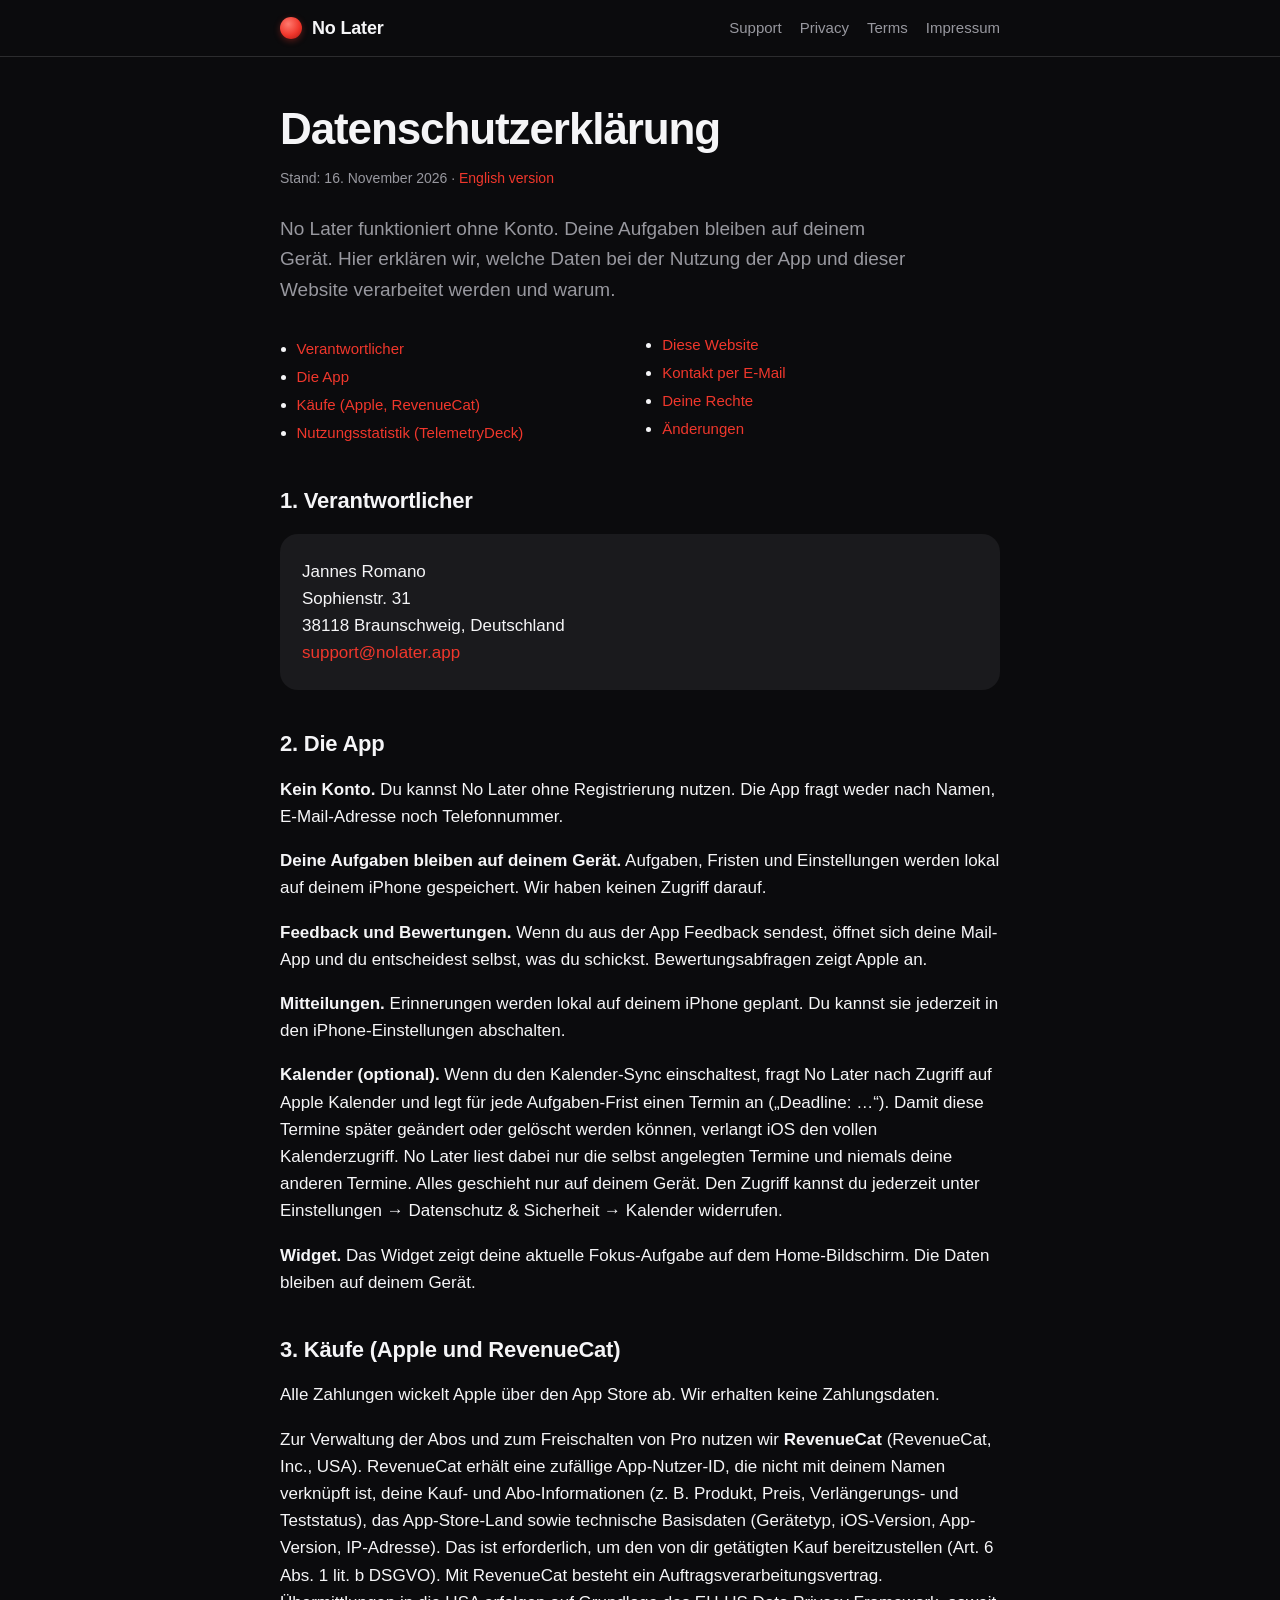
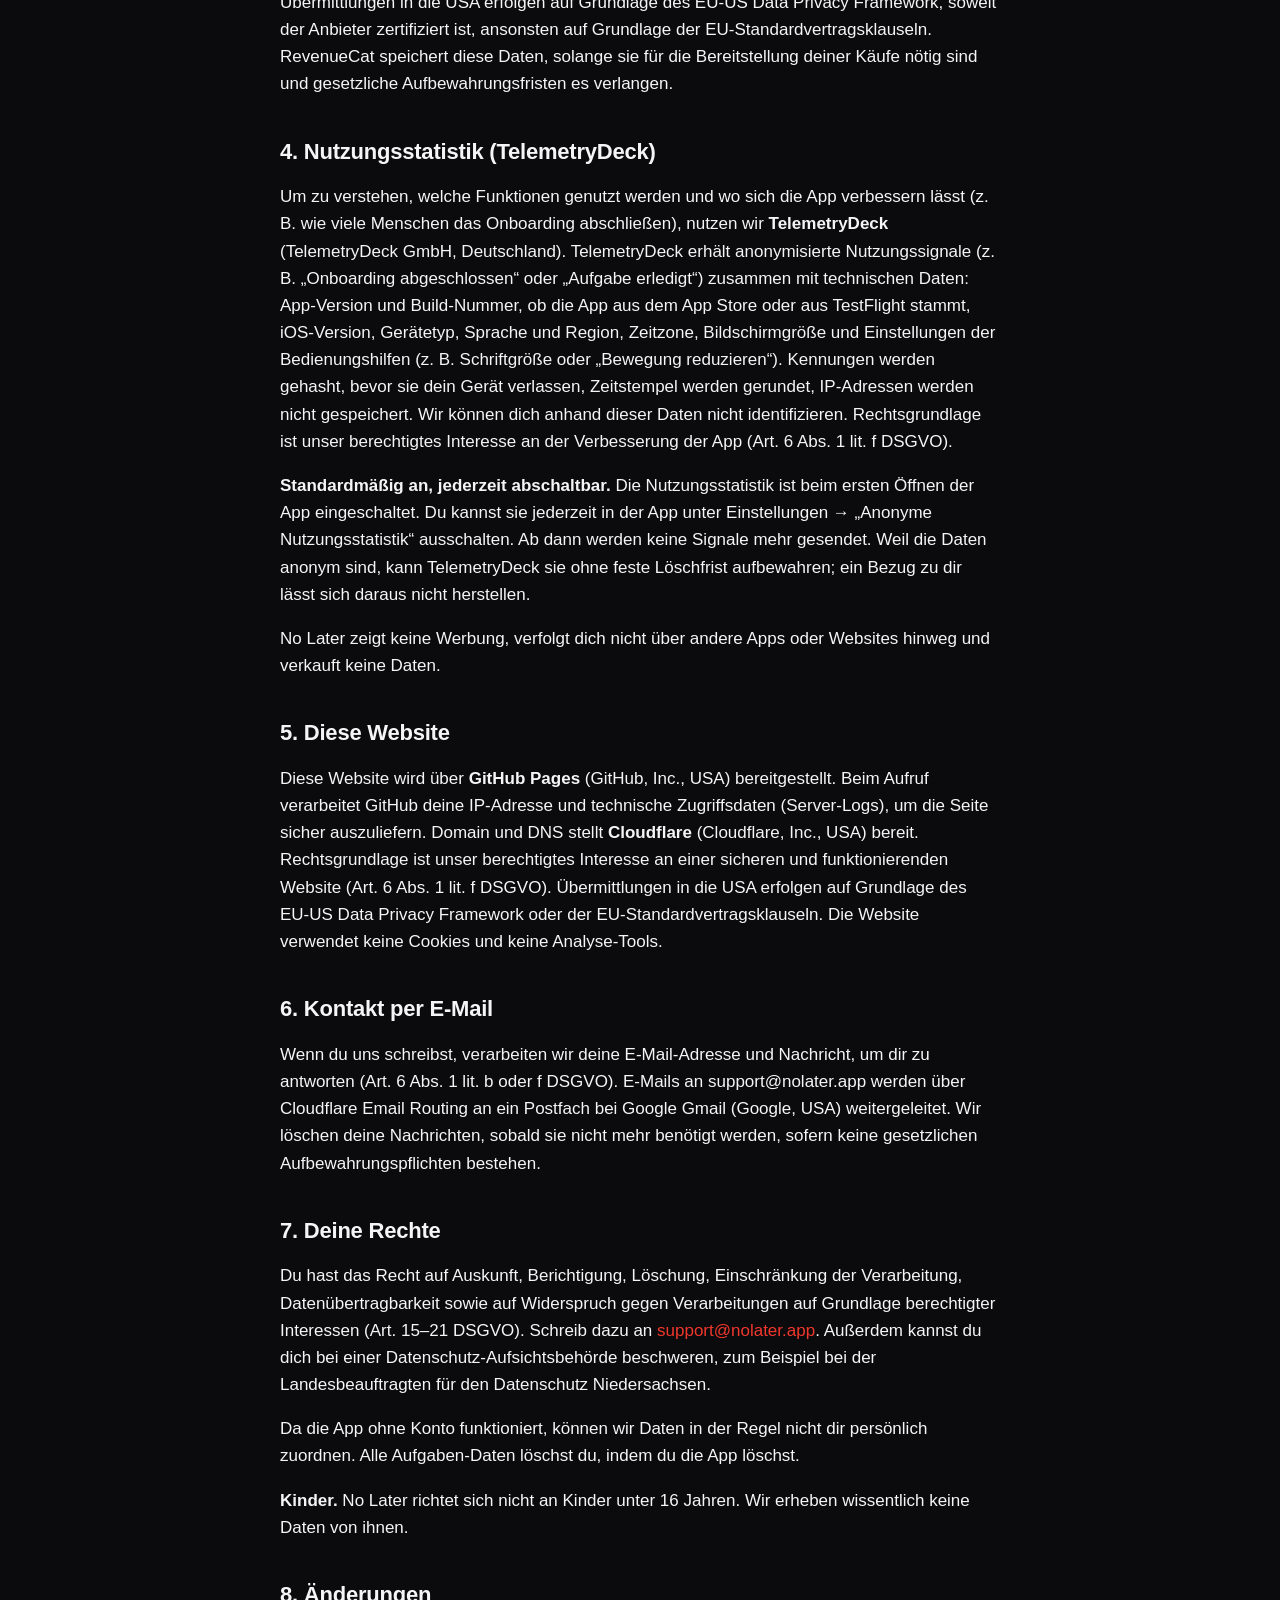
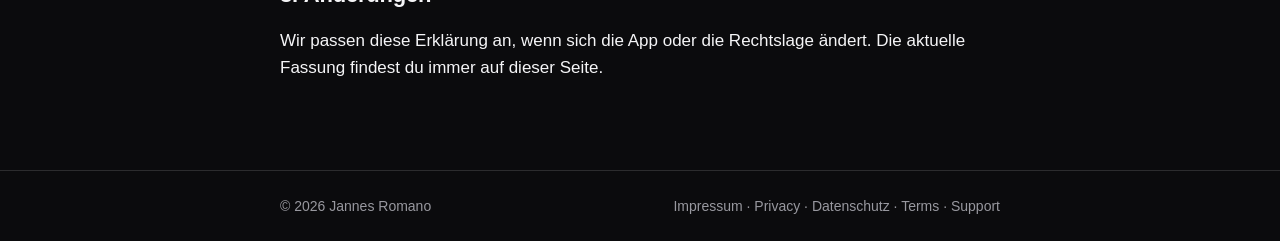
<file: datenschutz.html>
<!doctype html>
<html lang="de">
<head>
<meta charset="utf-8">
<meta name="viewport" content="width=device-width, initial-scale=1, viewport-fit=cover">
<title>No Later Datenschutz</title>
<meta name="description" content="Datenschutzerklärung für die App No Later und diese Website.">
<link rel="icon" href="data:image/svg+xml,%3Csvg xmlns='http://www.w3.org/2000/svg' viewBox='0 0 64 64'%3E%3Cdefs%3E%3CradialGradient id='g' cx='38%25' cy='32%25' r='70%25'%3E%3Cstop offset='0' stop-color='%23FF7A6E'/%3E%3Cstop offset='.55' stop-color='%23F0372C'/%3E%3Cstop offset='1' stop-color='%23A8150F'/%3E%3C/radialGradient%3E%3C/defs%3E%3Ccircle cx='32' cy='32' r='28' fill='url(%23g)'/%3E%3C/svg%3E">
<link rel="stylesheet" href="style.css">
</head>
<body>
<header class="top"><div class="wrap">
  <a class="brand" href="index.html"><span class="dot" aria-hidden="true"></span>No Later</a>
  <nav class="links" aria-label="Main"><a href="support.html">Support</a><a href="privacy.html">Privacy</a><a href="terms.html">Terms</a><a href="impressum.html">Impressum</a></nav>
</div></header>
<main><div class="wrap">
<h1>Datenschutzerklärung</h1>
<p class="lang">Stand: 16. November 2026 · <a href="privacy.html">English version</a></p>
<p class="lead">No Later funktioniert ohne Konto. Deine Aufgaben bleiben auf deinem Gerät. Hier erklären wir, welche Daten bei der Nutzung der App und dieser Website verarbeitet werden und warum.</p>

<ul class="toc">
<li><a href="#verantwortlich">Verantwortlicher</a></li>
<li><a href="#app">Die App</a></li>
<li><a href="#kaeufe">Käufe (Apple, RevenueCat)</a></li>
<li><a href="#statistik">Nutzungsstatistik (TelemetryDeck)</a></li>
<li><a href="#website">Diese Website</a></li>
<li><a href="#kontakt">Kontakt per E-Mail</a></li>
<li><a href="#rechte">Deine Rechte</a></li>
<li><a href="#aenderungen">Änderungen</a></li>
</ul>

<h2 id="verantwortlich">1. Verantwortlicher</h2>
<div class="card"><p>Jannes Romano<br>Sophienstr. 31<br>38118 Braunschweig, Deutschland<br><a href="mailto:support@nolater.app">support@nolater.app</a></p></div>

<h2 id="app">2. Die App</h2>
<p><b>Kein Konto.</b> Du kannst No Later ohne Registrierung nutzen. Die App fragt weder nach Namen, E-Mail-Adresse noch Telefonnummer.</p>
<p><b>Deine Aufgaben bleiben auf deinem Gerät.</b> Aufgaben, Fristen und Einstellungen werden lokal auf deinem iPhone gespeichert. Wir haben keinen Zugriff darauf.</p>
<p><b>Feedback und Bewertungen.</b> Wenn du aus der App Feedback sendest, öffnet sich deine Mail-App und du entscheidest selbst, was du schickst. Bewertungsabfragen zeigt Apple an.</p>
<p><b>Mitteilungen.</b> Erinnerungen werden lokal auf deinem iPhone geplant. Du kannst sie jederzeit in den iPhone-Einstellungen abschalten.</p>
<p><b>Kalender (optional).</b> Wenn du den Kalender-Sync einschaltest, fragt No Later nach Zugriff auf Apple Kalender und legt für jede Aufgaben-Frist einen Termin an („Deadline: …“). Damit diese Termine später geändert oder gelöscht werden können, verlangt iOS den vollen Kalenderzugriff. No Later liest dabei nur die selbst angelegten Termine und niemals deine anderen Termine. Alles geschieht nur auf deinem Gerät. Den Zugriff kannst du jederzeit unter Einstellungen → Datenschutz & Sicherheit → Kalender widerrufen.</p>
<p><b>Widget.</b> Das Widget zeigt deine aktuelle Fokus-Aufgabe auf dem Home-Bildschirm. Die Daten bleiben auf deinem Gerät.</p>

<h2 id="kaeufe">3. Käufe (Apple und RevenueCat)</h2>
<p>Alle Zahlungen wickelt Apple über den App Store ab. Wir erhalten keine Zahlungsdaten.</p>
<p>Zur Verwaltung der Abos und zum Freischalten von Pro nutzen wir <b>RevenueCat</b> (RevenueCat, Inc., USA). RevenueCat erhält eine zufällige App-Nutzer-ID, die nicht mit deinem Namen verknüpft ist, deine Kauf- und Abo-Informationen (z. B. Produkt, Preis, Verlängerungs- und Teststatus), das App-Store-Land sowie technische Basisdaten (Gerätetyp, iOS-Version, App-Version, IP-Adresse). Das ist erforderlich, um den von dir getätigten Kauf bereitzustellen (Art. 6 Abs. 1 lit. b DSGVO). Mit RevenueCat besteht ein Auftragsverarbeitungsvertrag. Übermittlungen in die USA erfolgen auf Grundlage des EU-US Data Privacy Framework, soweit der Anbieter zertifiziert ist, ansonsten auf Grundlage der EU-Standardvertragsklauseln. RevenueCat speichert diese Daten, solange sie für die Bereitstellung deiner Käufe nötig sind und gesetzliche Aufbewahrungsfristen es verlangen.</p>

<h2 id="statistik">4. Nutzungsstatistik (TelemetryDeck)</h2>
<p>Um zu verstehen, welche Funktionen genutzt werden und wo sich die App verbessern lässt (z. B. wie viele Menschen das Onboarding abschließen), nutzen wir <b>TelemetryDeck</b> (TelemetryDeck GmbH, Deutschland). TelemetryDeck erhält anonymisierte Nutzungssignale (z. B. „Onboarding abgeschlossen“ oder „Aufgabe erledigt“) zusammen mit technischen Daten: App-Version und Build-Nummer, ob die App aus dem App Store oder aus TestFlight stammt, iOS-Version, Gerätetyp, Sprache und Region, Zeitzone, Bildschirmgröße und Einstellungen der Bedienungshilfen (z. B. Schriftgröße oder „Bewegung reduzieren“). Kennungen werden gehasht, bevor sie dein Gerät verlassen, Zeitstempel werden gerundet, IP-Adressen werden nicht gespeichert. Wir können dich anhand dieser Daten nicht identifizieren. Rechtsgrundlage ist unser berechtigtes Interesse an der Verbesserung der App (Art. 6 Abs. 1 lit. f DSGVO).</p>
<p><b>Standardmäßig an, jederzeit abschaltbar.</b> Die Nutzungsstatistik ist beim ersten Öffnen der App eingeschaltet. Du kannst sie jederzeit in der App unter Einstellungen → „Anonyme Nutzungsstatistik“ ausschalten. Ab dann werden keine Signale mehr gesendet. Weil die Daten anonym sind, kann TelemetryDeck sie ohne feste Löschfrist aufbewahren; ein Bezug zu dir lässt sich daraus nicht herstellen.</p>
<p>No Later zeigt keine Werbung, verfolgt dich nicht über andere Apps oder Websites hinweg und verkauft keine Daten.</p>

<h2 id="website">5. Diese Website</h2>
<p>Diese Website wird über <b>GitHub Pages</b> (GitHub, Inc., USA) bereitgestellt. Beim Aufruf verarbeitet GitHub deine IP-Adresse und technische Zugriffsdaten (Server-Logs), um die Seite sicher auszuliefern. Domain und DNS stellt <b>Cloudflare</b> (Cloudflare, Inc., USA) bereit. Rechtsgrundlage ist unser berechtigtes Interesse an einer sicheren und funktionierenden Website (Art. 6 Abs. 1 lit. f DSGVO). Übermittlungen in die USA erfolgen auf Grundlage des EU-US Data Privacy Framework oder der EU-Standardvertragsklauseln. Die Website verwendet keine Cookies und keine Analyse-Tools.</p>

<h2 id="kontakt">6. Kontakt per E-Mail</h2>
<p>Wenn du uns schreibst, verarbeiten wir deine E-Mail-Adresse und Nachricht, um dir zu antworten (Art. 6 Abs. 1 lit. b oder f DSGVO). E-Mails an support@nolater.app werden über Cloudflare Email Routing an ein Postfach bei Google Gmail (Google, USA) weitergeleitet. Wir löschen deine Nachrichten, sobald sie nicht mehr benötigt werden, sofern keine gesetzlichen Aufbewahrungspflichten bestehen.</p>

<h2 id="rechte">7. Deine Rechte</h2>
<p>Du hast das Recht auf Auskunft, Berichtigung, Löschung, Einschränkung der Verarbeitung, Datenübertragbarkeit sowie auf Widerspruch gegen Verarbeitungen auf Grundlage berechtigter Interessen (Art. 15–21 DSGVO). Schreib dazu an <a href="mailto:support@nolater.app">support@nolater.app</a>. Außerdem kannst du dich bei einer Datenschutz-Aufsichtsbehörde beschweren, zum Beispiel bei der Landesbeauftragten für den Datenschutz Niedersachsen.</p>
<p>Da die App ohne Konto funktioniert, können wir Daten in der Regel nicht dir persönlich zuordnen. Alle Aufgaben-Daten löschst du, indem du die App löschst.</p>
<p><b>Kinder.</b> No Later richtet sich nicht an Kinder unter 16 Jahren. Wir erheben wissentlich keine Daten von ihnen.</p>

<h2 id="aenderungen">8. Änderungen</h2>
<p>Wir passen diese Erklärung an, wenn sich die App oder die Rechtslage ändert. Die aktuelle Fassung findest du immer auf dieser Seite.</p>

</div></main>
<footer><div class="wrap">
  <span>© 2026 Jannes Romano</span>
  <span><a href="impressum.html">Impressum</a> · <a href="privacy.html">Privacy</a> · <a href="datenschutz.html">Datenschutz</a> · <a href="terms.html">Terms</a> · <a href="support.html">Support</a></span>
</div></footer>
</body>
</html>
</file>
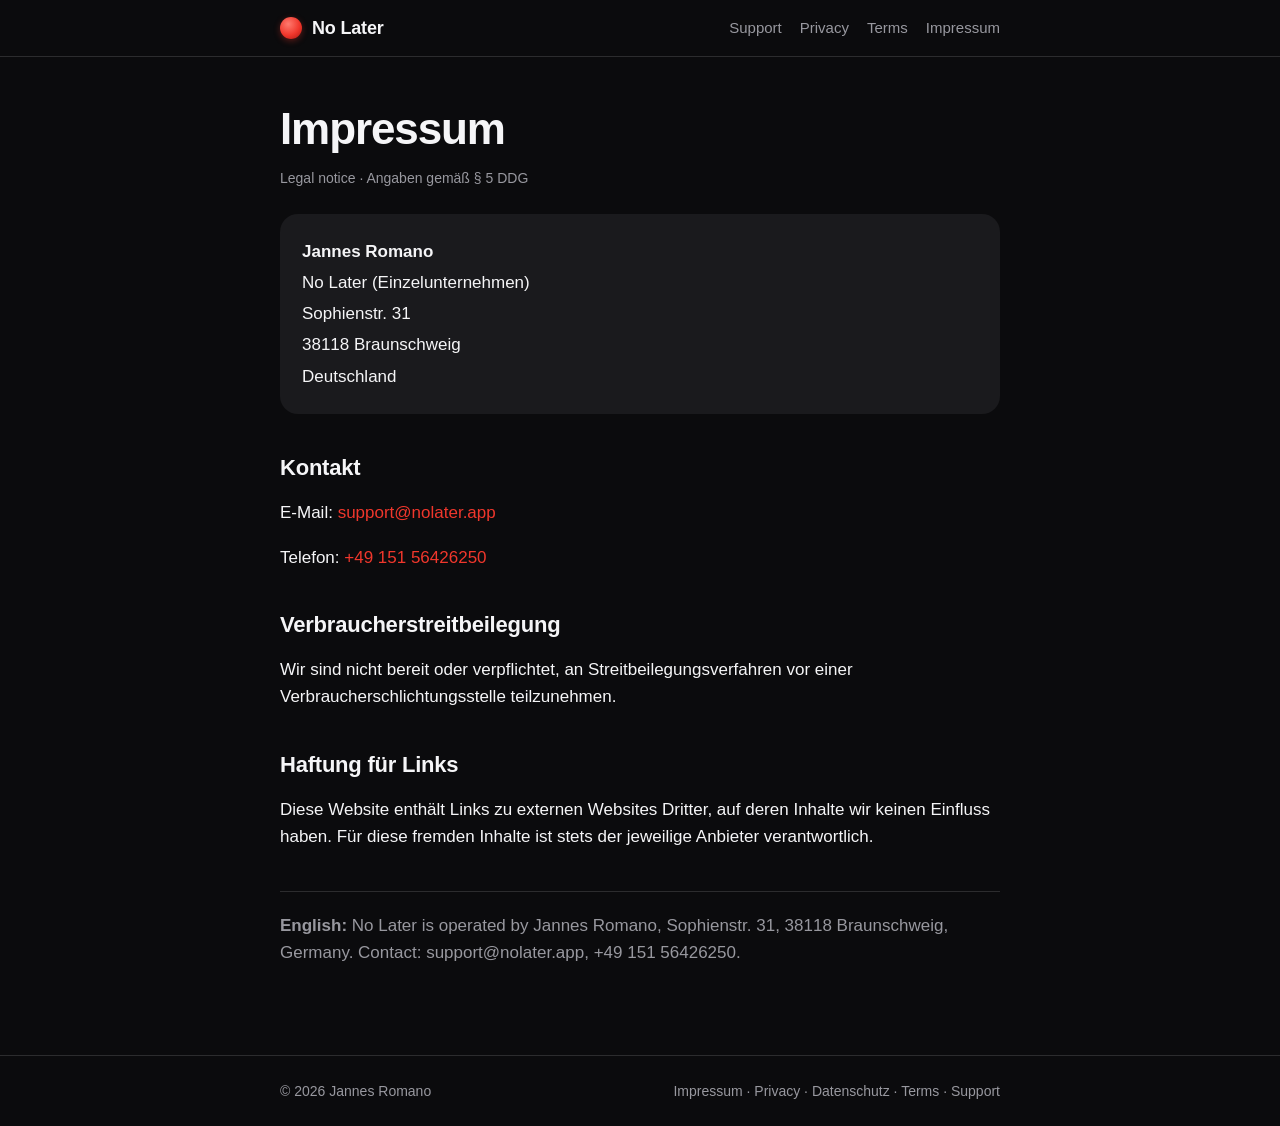
<file: impressum.html>
<!doctype html>
<html lang="de">
<head>
<meta charset="utf-8">
<meta name="viewport" content="width=device-width, initial-scale=1, viewport-fit=cover">
<title>No Later Impressum</title>
<meta name="description" content="Impressum / Legal notice for No Later.">
<link rel="icon" href="data:image/svg+xml,%3Csvg xmlns='http://www.w3.org/2000/svg' viewBox='0 0 64 64'%3E%3Cdefs%3E%3CradialGradient id='g' cx='38%25' cy='32%25' r='70%25'%3E%3Cstop offset='0' stop-color='%23FF7A6E'/%3E%3Cstop offset='.55' stop-color='%23F0372C'/%3E%3Cstop offset='1' stop-color='%23A8150F'/%3E%3C/radialGradient%3E%3C/defs%3E%3Ccircle cx='32' cy='32' r='28' fill='url(%23g)'/%3E%3C/svg%3E">
<link rel="stylesheet" href="style.css">
</head>
<body>
<header class="top"><div class="wrap">
  <a class="brand" href="index.html"><span class="dot" aria-hidden="true"></span>No Later</a>
  <nav class="links" aria-label="Main"><a href="support.html">Support</a><a href="privacy.html">Privacy</a><a href="terms.html">Terms</a><a href="impressum.html">Impressum</a></nav>
</div></header>
<main><div class="wrap">
<h1>Impressum</h1>
<p class="lang">Legal notice · Angaben gemäß § 5 DDG</p>
<div class="card">
<p><b>Jannes Romano</b></p>
<p>No Later (Einzelunternehmen)</p>
<p>Sophienstr. 31</p>
<p>38118 Braunschweig</p>
<p>Deutschland</p>
</div>
<h2>Kontakt</h2>
<p>E-Mail: <a href="mailto:support@nolater.app">support@nolater.app</a></p>
<p>Telefon: <a href="tel:+4915156426250">+49 151 56426250</a></p>
<h2>Verbraucherstreitbeilegung</h2>
<p>Wir sind nicht bereit oder verpflichtet, an Streitbeilegungsverfahren vor einer Verbraucherschlichtungsstelle teilzunehmen.</p>
<h2>Haftung für Links</h2>
<p>Diese Website enthält Links zu externen Websites Dritter, auf deren Inhalte wir keinen Einfluss haben. Für diese fremden Inhalte ist stets der jeweilige Anbieter verantwortlich.</p>
<hr style="border:0;border-top:1px solid var(--line);margin:40px 0 20px">
<p class="muted" lang="en"><b>English:</b> No Later is operated by Jannes Romano, Sophienstr. 31, 38118 Braunschweig, Germany. Contact: support@nolater.app, +49 151 56426250.</p>

</div></main>
<footer><div class="wrap">
  <span>© 2026 Jannes Romano</span>
  <span><a href="impressum.html">Impressum</a> · <a href="privacy.html">Privacy</a> · <a href="datenschutz.html">Datenschutz</a> · <a href="terms.html">Terms</a> · <a href="support.html">Support</a></span>
</div></footer>
</body>
</html>
</file>
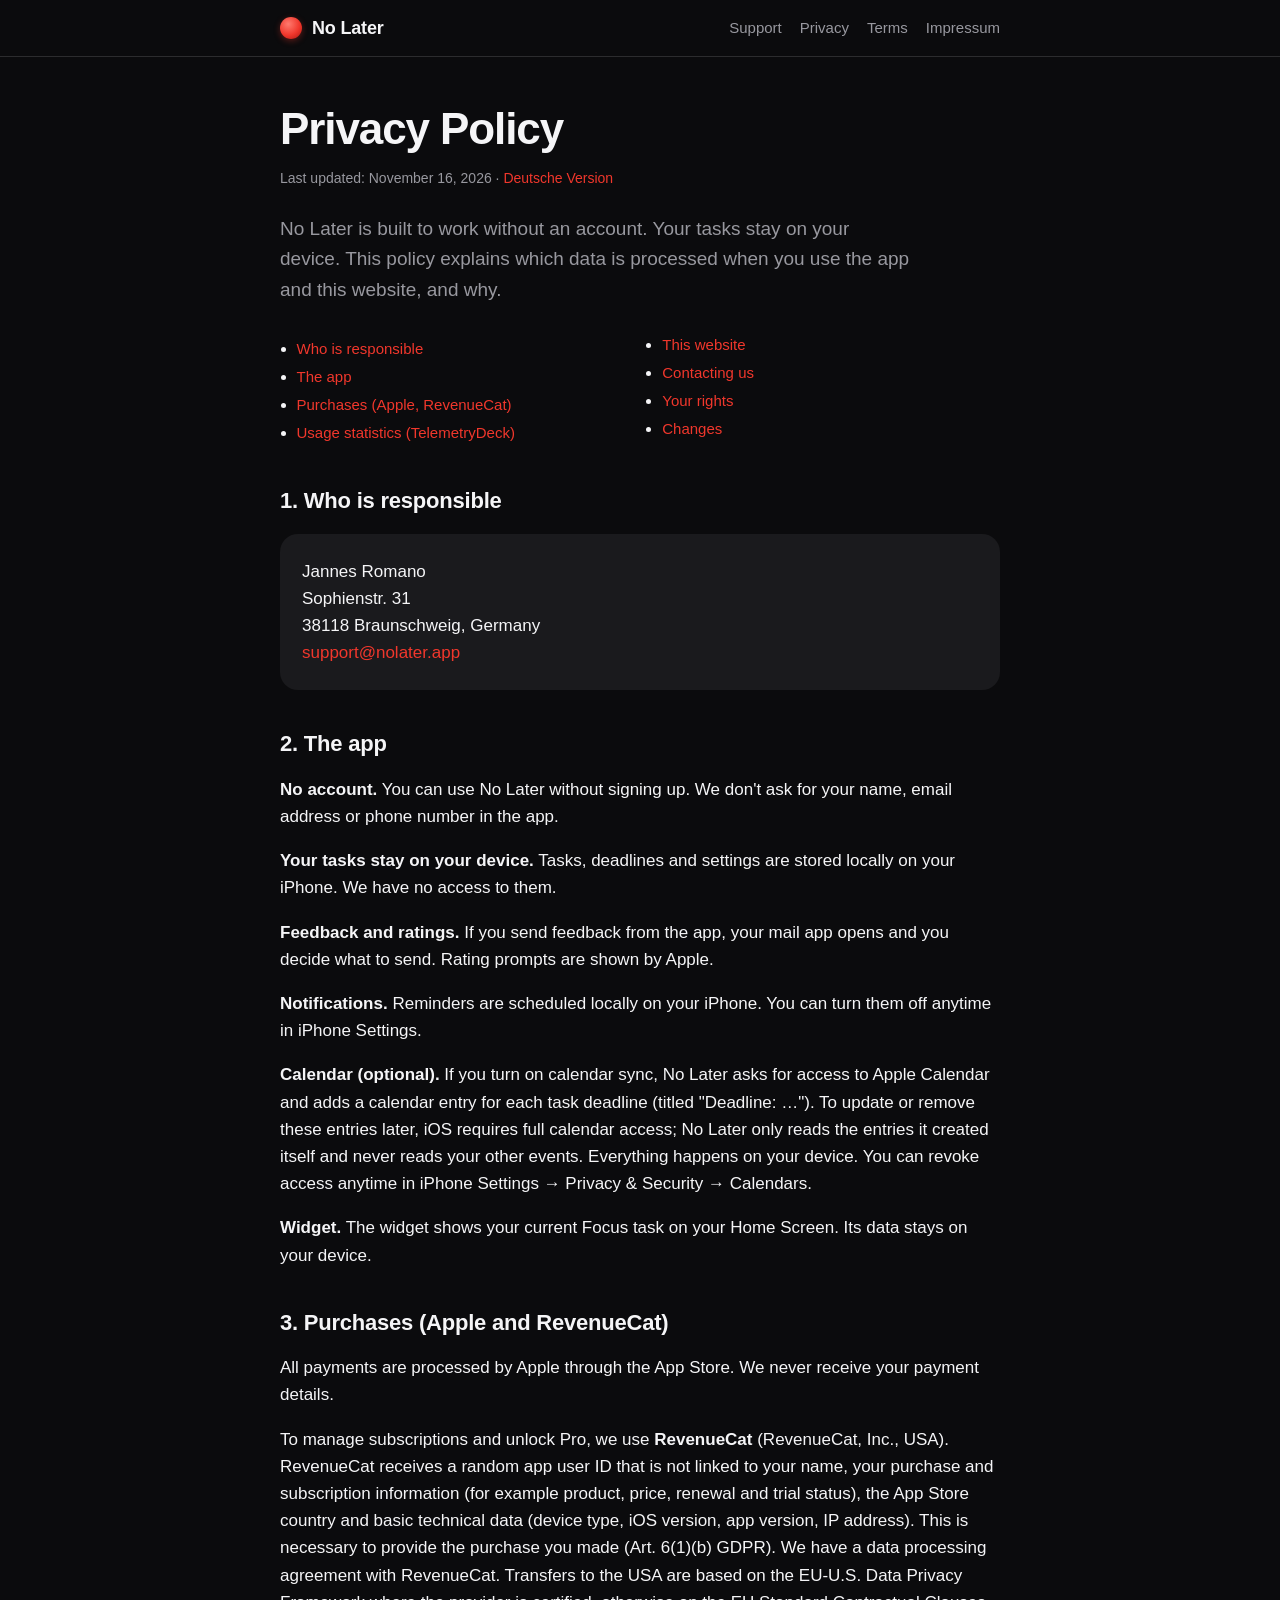
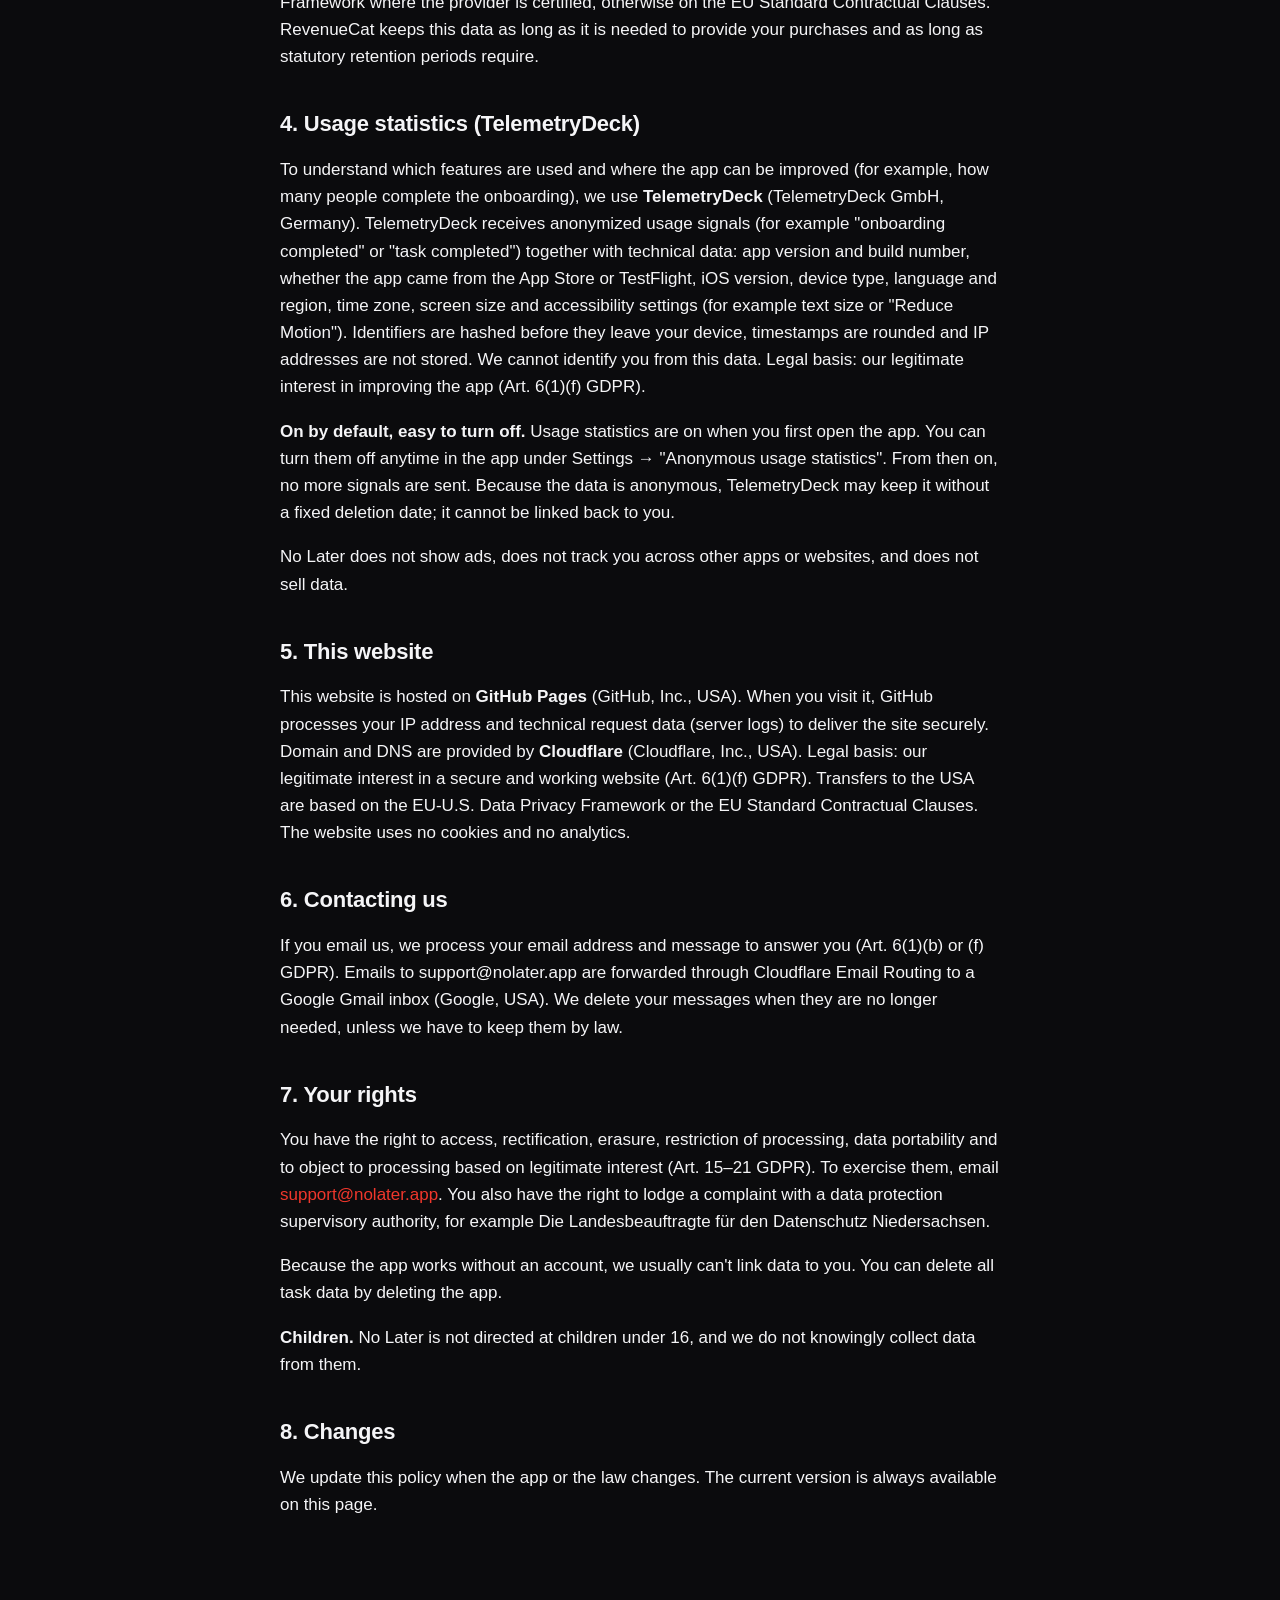
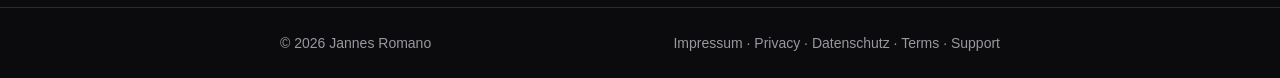
<file: privacy.html>
<!doctype html>
<html lang="en">
<head>
<meta charset="utf-8">
<meta name="viewport" content="width=device-width, initial-scale=1, viewport-fit=cover">
<title>No Later Privacy Policy</title>
<meta name="description" content="Privacy policy for the No Later app and website.">
<link rel="icon" href="data:image/svg+xml,%3Csvg xmlns='http://www.w3.org/2000/svg' viewBox='0 0 64 64'%3E%3Cdefs%3E%3CradialGradient id='g' cx='38%25' cy='32%25' r='70%25'%3E%3Cstop offset='0' stop-color='%23FF7A6E'/%3E%3Cstop offset='.55' stop-color='%23F0372C'/%3E%3Cstop offset='1' stop-color='%23A8150F'/%3E%3C/radialGradient%3E%3C/defs%3E%3Ccircle cx='32' cy='32' r='28' fill='url(%23g)'/%3E%3C/svg%3E">
<link rel="stylesheet" href="style.css">
</head>
<body>
<header class="top"><div class="wrap">
  <a class="brand" href="index.html"><span class="dot" aria-hidden="true"></span>No Later</a>
  <nav class="links" aria-label="Main"><a href="support.html">Support</a><a href="privacy.html">Privacy</a><a href="terms.html">Terms</a><a href="impressum.html">Impressum</a></nav>
</div></header>
<main><div class="wrap">
<h1>Privacy Policy</h1>
<p class="lang">Last updated: November 16, 2026 · <a href="datenschutz.html">Deutsche Version</a></p>
<p class="lead">No Later is built to work without an account. Your tasks stay on your device. This policy explains which data is processed when you use the app and this website, and why.</p>

<ul class="toc">
<li><a href="#controller">Who is responsible</a></li>
<li><a href="#app">The app</a></li>
<li><a href="#purchases">Purchases (Apple, RevenueCat)</a></li>
<li><a href="#analytics">Usage statistics (TelemetryDeck)</a></li>
<li><a href="#website">This website</a></li>
<li><a href="#email">Contacting us</a></li>
<li><a href="#rights">Your rights</a></li>
<li><a href="#changes">Changes</a></li>
</ul>

<h2 id="controller">1. Who is responsible</h2>
<div class="card"><p>Jannes Romano<br>Sophienstr. 31<br>38118 Braunschweig, Germany<br><a href="mailto:support@nolater.app">support@nolater.app</a></p></div>

<h2 id="app">2. The app</h2>
<p><b>No account.</b> You can use No Later without signing up. We don't ask for your name, email address or phone number in the app.</p>
<p><b>Your tasks stay on your device.</b> Tasks, deadlines and settings are stored locally on your iPhone. We have no access to them.</p>
<p><b>Feedback and ratings.</b> If you send feedback from the app, your mail app opens and you decide what to send. Rating prompts are shown by Apple.</p>
<p><b>Notifications.</b> Reminders are scheduled locally on your iPhone. You can turn them off anytime in iPhone Settings.</p>
<p><b>Calendar (optional).</b> If you turn on calendar sync, No Later asks for access to Apple Calendar and adds a calendar entry for each task deadline (titled "Deadline: …"). To update or remove these entries later, iOS requires full calendar access; No Later only reads the entries it created itself and never reads your other events. Everything happens on your device. You can revoke access anytime in iPhone Settings → Privacy & Security → Calendars.</p>
<p><b>Widget.</b> The widget shows your current Focus task on your Home Screen. Its data stays on your device.</p>

<h2 id="purchases">3. Purchases (Apple and RevenueCat)</h2>
<p>All payments are processed by Apple through the App Store. We never receive your payment details.</p>
<p>To manage subscriptions and unlock Pro, we use <b>RevenueCat</b> (RevenueCat, Inc., USA). RevenueCat receives a random app user ID that is not linked to your name, your purchase and subscription information (for example product, price, renewal and trial status), the App Store country and basic technical data (device type, iOS version, app version, IP address). This is necessary to provide the purchase you made (Art. 6(1)(b) GDPR). We have a data processing agreement with RevenueCat. Transfers to the USA are based on the EU-U.S. Data Privacy Framework where the provider is certified, otherwise on the EU Standard Contractual Clauses. RevenueCat keeps this data as long as it is needed to provide your purchases and as long as statutory retention periods require.</p>

<h2 id="analytics">4. Usage statistics (TelemetryDeck)</h2>
<p>To understand which features are used and where the app can be improved (for example, how many people complete the onboarding), we use <b>TelemetryDeck</b> (TelemetryDeck GmbH, Germany). TelemetryDeck receives anonymized usage signals (for example "onboarding completed" or "task completed") together with technical data: app version and build number, whether the app came from the App Store or TestFlight, iOS version, device type, language and region, time zone, screen size and accessibility settings (for example text size or "Reduce Motion"). Identifiers are hashed before they leave your device, timestamps are rounded and IP addresses are not stored. We cannot identify you from this data. Legal basis: our legitimate interest in improving the app (Art. 6(1)(f) GDPR).</p>
<p><b>On by default, easy to turn off.</b> Usage statistics are on when you first open the app. You can turn them off anytime in the app under Settings → "Anonymous usage statistics". From then on, no more signals are sent. Because the data is anonymous, TelemetryDeck may keep it without a fixed deletion date; it cannot be linked back to you.</p>
<p>No Later does not show ads, does not track you across other apps or websites, and does not sell data.</p>

<h2 id="website">5. This website</h2>
<p>This website is hosted on <b>GitHub Pages</b> (GitHub, Inc., USA). When you visit it, GitHub processes your IP address and technical request data (server logs) to deliver the site securely. Domain and DNS are provided by <b>Cloudflare</b> (Cloudflare, Inc., USA). Legal basis: our legitimate interest in a secure and working website (Art. 6(1)(f) GDPR). Transfers to the USA are based on the EU-U.S. Data Privacy Framework or the EU Standard Contractual Clauses. The website uses no cookies and no analytics.</p>

<h2 id="email">6. Contacting us</h2>
<p>If you email us, we process your email address and message to answer you (Art. 6(1)(b) or (f) GDPR). Emails to support@nolater.app are forwarded through Cloudflare Email Routing to a Google Gmail inbox (Google, USA). We delete your messages when they are no longer needed, unless we have to keep them by law.</p>

<h2 id="rights">7. Your rights</h2>
<p>You have the right to access, rectification, erasure, restriction of processing, data portability and to object to processing based on legitimate interest (Art. 15–21 GDPR). To exercise them, email <a href="mailto:support@nolater.app">support@nolater.app</a>. You also have the right to lodge a complaint with a data protection supervisory authority, for example Die Landesbeauftragte für den Datenschutz Niedersachsen.</p>
<p>Because the app works without an account, we usually can't link data to you. You can delete all task data by deleting the app.</p>
<p><b>Children.</b> No Later is not directed at children under 16, and we do not knowingly collect data from them.</p>

<h2 id="changes">8. Changes</h2>
<p>We update this policy when the app or the law changes. The current version is always available on this page.</p>

</div></main>
<footer><div class="wrap">
  <span>© 2026 Jannes Romano</span>
  <span><a href="impressum.html">Impressum</a> · <a href="privacy.html">Privacy</a> · <a href="datenschutz.html">Datenschutz</a> · <a href="terms.html">Terms</a> · <a href="support.html">Support</a></span>
</div></footer>
</body>
</html>
</file>
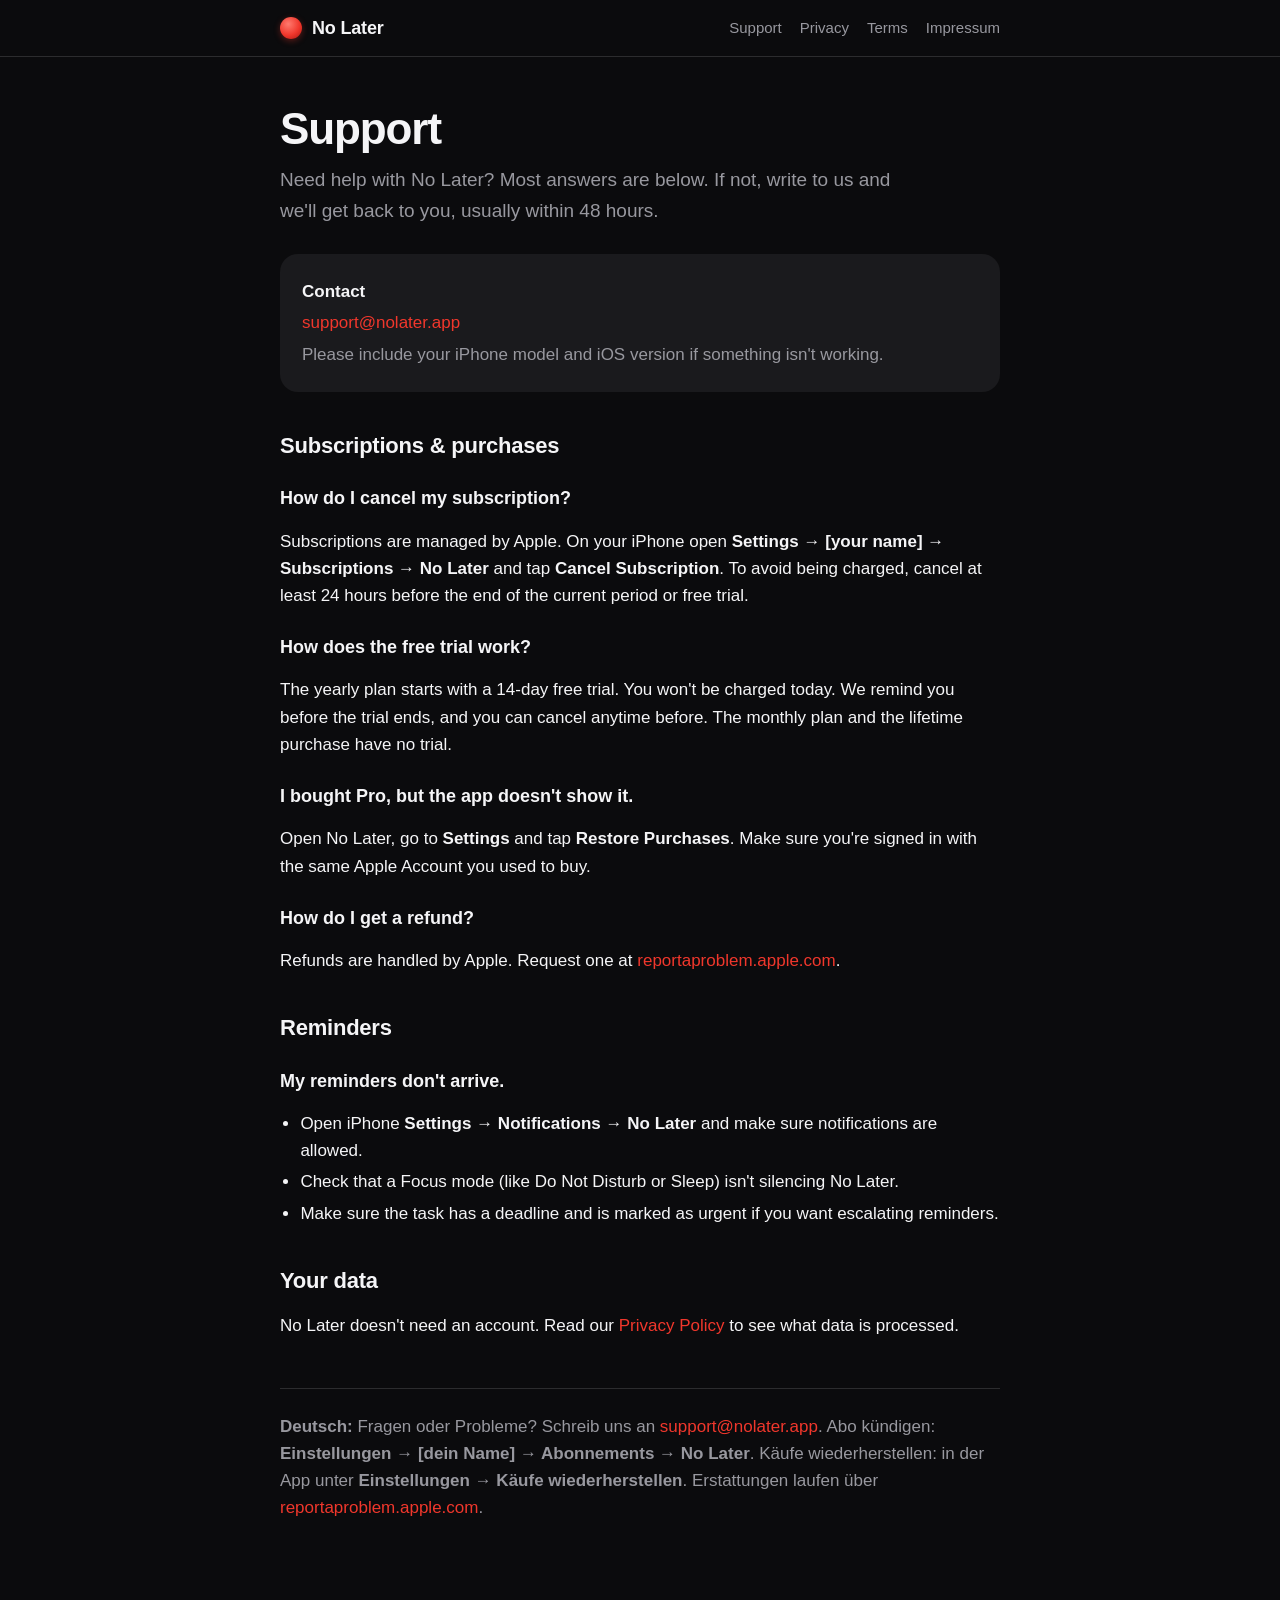
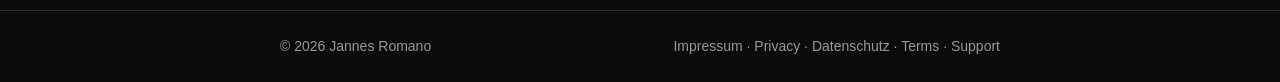
<file: support.html>
<!doctype html>
<html lang="en">
<head>
<meta charset="utf-8">
<meta name="viewport" content="width=device-width, initial-scale=1, viewport-fit=cover">
<title>No Later Support</title>
<meta name="description" content="Help, FAQ and contact for the No Later app.">
<link rel="icon" href="data:image/svg+xml,%3Csvg xmlns='http://www.w3.org/2000/svg' viewBox='0 0 64 64'%3E%3Cdefs%3E%3CradialGradient id='g' cx='38%25' cy='32%25' r='70%25'%3E%3Cstop offset='0' stop-color='%23FF7A6E'/%3E%3Cstop offset='.55' stop-color='%23F0372C'/%3E%3Cstop offset='1' stop-color='%23A8150F'/%3E%3C/radialGradient%3E%3C/defs%3E%3Ccircle cx='32' cy='32' r='28' fill='url(%23g)'/%3E%3C/svg%3E">
<link rel="stylesheet" href="style.css">
</head>
<body>
<header class="top"><div class="wrap">
  <a class="brand" href="index.html"><span class="dot" aria-hidden="true"></span>No Later</a>
  <nav class="links" aria-label="Main"><a href="support.html">Support</a><a href="privacy.html">Privacy</a><a href="terms.html">Terms</a><a href="impressum.html">Impressum</a></nav>
</div></header>
<main><div class="wrap">
<h1>Support</h1>
<p class="lead">Need help with No Later? Most answers are below. If not, write to us and we'll get back to you, usually within 48 hours.</p>
<div class="card"><p><b>Contact</b></p><p><a href="mailto:support@nolater.app">support@nolater.app</a></p><p class="muted">Please include your iPhone model and iOS version if something isn't working.</p></div>

<h2>Subscriptions & purchases</h2>
<h3>How do I cancel my subscription?</h3>
<p>Subscriptions are managed by Apple. On your iPhone open <b>Settings → [your name] → Subscriptions → No Later</b> and tap <b>Cancel Subscription</b>. To avoid being charged, cancel at least 24 hours before the end of the current period or free trial.</p>
<h3>How does the free trial work?</h3>
<p>The yearly plan starts with a 14-day free trial. You won't be charged today. We remind you before the trial ends, and you can cancel anytime before. The monthly plan and the lifetime purchase have no trial.</p>
<h3>I bought Pro, but the app doesn't show it.</h3>
<p>Open No Later, go to <b>Settings</b> and tap <b>Restore Purchases</b>. Make sure you're signed in with the same Apple Account you used to buy.</p>
<h3>How do I get a refund?</h3>
<p>Refunds are handled by Apple. Request one at <a href="https://reportaproblem.apple.com" rel="noopener">reportaproblem.apple.com</a>.</p>

<h2>Reminders</h2>
<h3>My reminders don't arrive.</h3>
<ul>
<li>Open iPhone <b>Settings → Notifications → No Later</b> and make sure notifications are allowed.</li>
<li>Check that a Focus mode (like Do Not Disturb or Sleep) isn't silencing No Later.</li>
<li>Make sure the task has a deadline and is marked as urgent if you want escalating reminders.</li>
</ul>

<h2>Your data</h2>
<p>No Later doesn't need an account. Read our <a href="privacy.html">Privacy Policy</a> to see what data is processed.</p>

<hr style="border:0;border-top:1px solid var(--line);margin:48px 0 24px">
<p class="muted" lang="de"><b>Deutsch:</b> Fragen oder Probleme? Schreib uns an <a href="mailto:support@nolater.app">support@nolater.app</a>. Abo kündigen: <b>Einstellungen → [dein Name] → Abonnements → No Later</b>. Käufe wiederherstellen: in der App unter <b>Einstellungen → Käufe wiederherstellen</b>. Erstattungen laufen über <a href="https://reportaproblem.apple.com" rel="noopener">reportaproblem.apple.com</a>.</p>

</div></main>
<footer><div class="wrap">
  <span>© 2026 Jannes Romano</span>
  <span><a href="impressum.html">Impressum</a> · <a href="privacy.html">Privacy</a> · <a href="datenschutz.html">Datenschutz</a> · <a href="terms.html">Terms</a> · <a href="support.html">Support</a></span>
</div></footer>
</body>
</html>
</file>
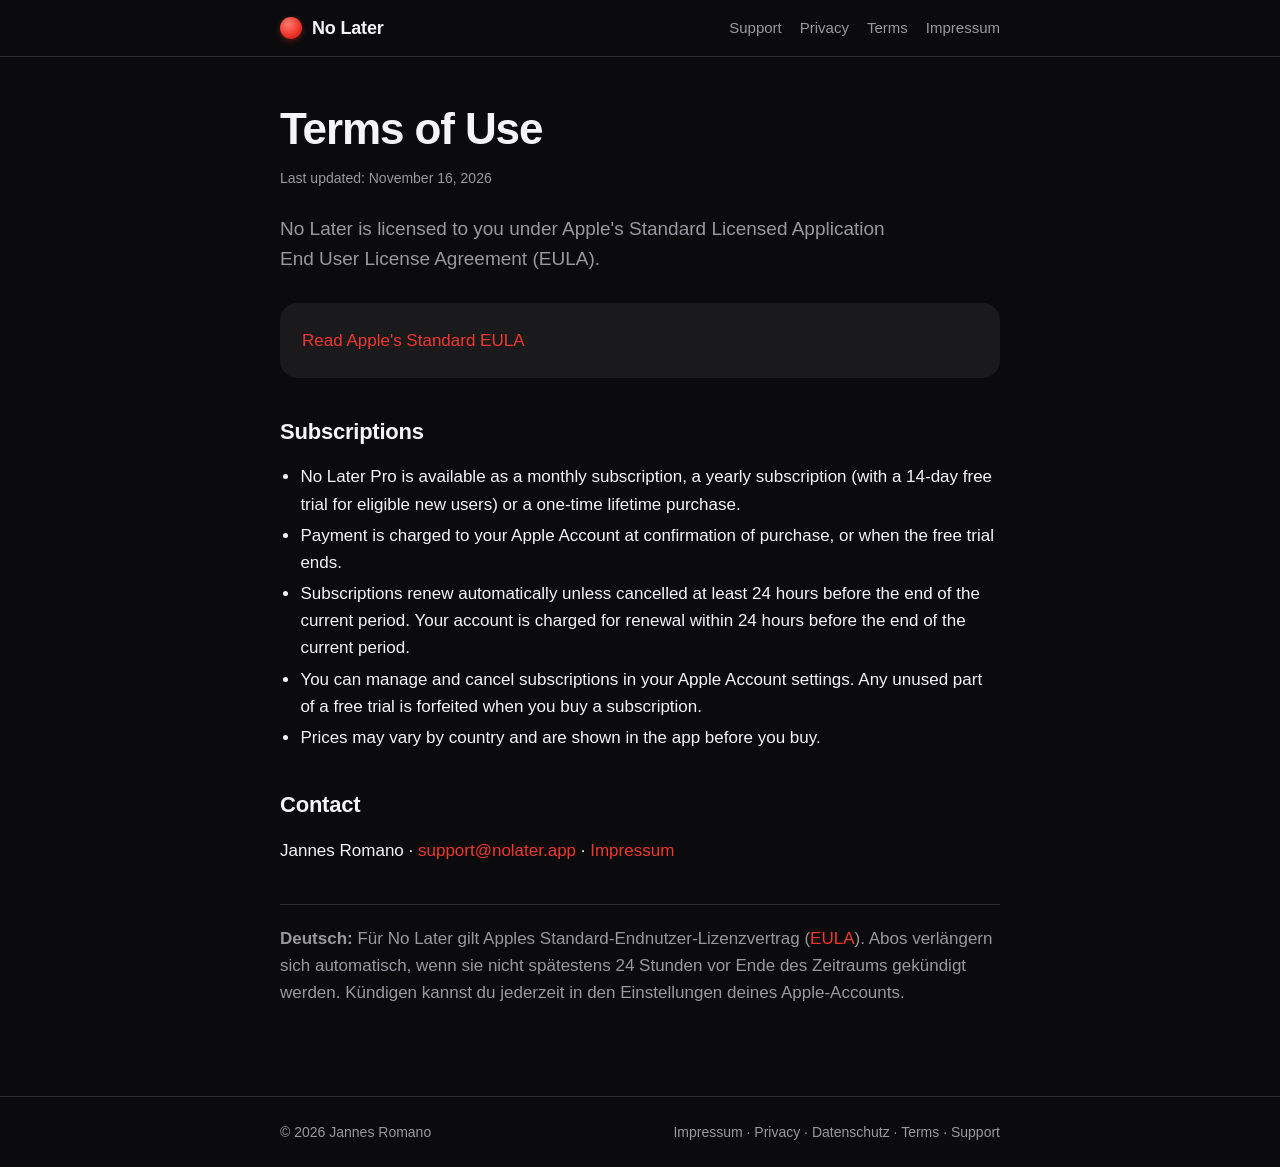
<file: terms.html>
<!doctype html>
<html lang="en">
<head>
<meta charset="utf-8">
<meta name="viewport" content="width=device-width, initial-scale=1, viewport-fit=cover">
<title>No Later Terms of Use</title>
<meta name="description" content="Terms of use for the No Later app.">
<link rel="icon" href="data:image/svg+xml,%3Csvg xmlns='http://www.w3.org/2000/svg' viewBox='0 0 64 64'%3E%3Cdefs%3E%3CradialGradient id='g' cx='38%25' cy='32%25' r='70%25'%3E%3Cstop offset='0' stop-color='%23FF7A6E'/%3E%3Cstop offset='.55' stop-color='%23F0372C'/%3E%3Cstop offset='1' stop-color='%23A8150F'/%3E%3C/radialGradient%3E%3C/defs%3E%3Ccircle cx='32' cy='32' r='28' fill='url(%23g)'/%3E%3C/svg%3E">
<link rel="stylesheet" href="style.css">
</head>
<body>
<header class="top"><div class="wrap">
  <a class="brand" href="index.html"><span class="dot" aria-hidden="true"></span>No Later</a>
  <nav class="links" aria-label="Main"><a href="support.html">Support</a><a href="privacy.html">Privacy</a><a href="terms.html">Terms</a><a href="impressum.html">Impressum</a></nav>
</div></header>
<main><div class="wrap">
<h1>Terms of Use</h1>
<p class="lang">Last updated: November 16, 2026</p>
<p class="lead">No Later is licensed to you under Apple's Standard Licensed Application End User License Agreement (EULA).</p>
<div class="card"><p><a href="https://www.apple.com/legal/internet-services/itunes/dev/stdeula/" rel="noopener">Read Apple's Standard EULA</a></p></div>

<h2>Subscriptions</h2>
<ul>
<li>No Later Pro is available as a monthly subscription, a yearly subscription (with a 14-day free trial for eligible new users) or a one-time lifetime purchase.</li>
<li>Payment is charged to your Apple Account at confirmation of purchase, or when the free trial ends.</li>
<li>Subscriptions renew automatically unless cancelled at least 24 hours before the end of the current period. Your account is charged for renewal within 24 hours before the end of the current period.</li>
<li>You can manage and cancel subscriptions in your Apple Account settings. Any unused part of a free trial is forfeited when you buy a subscription.</li>
<li>Prices may vary by country and are shown in the app before you buy.</li>
</ul>
<h2>Contact</h2>
<p>Jannes Romano · <a href="mailto:support@nolater.app">support@nolater.app</a> · <a href="impressum.html">Impressum</a></p>

<hr style="border:0;border-top:1px solid var(--line);margin:40px 0 20px">
<p class="muted" lang="de"><b>Deutsch:</b> Für No Later gilt Apples Standard-Endnutzer-Lizenzvertrag (<a href="https://www.apple.com/legal/internet-services/itunes/dev/stdeula/" rel="noopener">EULA</a>). Abos verlängern sich automatisch, wenn sie nicht spätestens 24 Stunden vor Ende des Zeitraums gekündigt werden. Kündigen kannst du jederzeit in den Einstellungen deines Apple-Accounts.</p>

</div></main>
<footer><div class="wrap">
  <span>© 2026 Jannes Romano</span>
  <span><a href="impressum.html">Impressum</a> · <a href="privacy.html">Privacy</a> · <a href="datenschutz.html">Datenschutz</a> · <a href="terms.html">Terms</a> · <a href="support.html">Support</a></span>
</div></footer>
</body>
</html>
</file>
<file: style.css>
:root{
  --bg:#0B0B0D; --fg:#f5f5f7; --muted:#98989f; --line:#2c2c2e; --card:#1a1a1d;
  --accent:#F0372C; --accent-ink:#ffffff;
  --sans:-apple-system,BlinkMacSystemFont,"SF Pro Text","Inter","Segoe UI",Roboto,Helvetica,Arial,sans-serif;
  --display:-apple-system,BlinkMacSystemFont,"SF Pro Display","Inter","Segoe UI",Roboto,Helvetica,Arial,sans-serif;
  color-scheme:dark;
}
*{box-sizing:border-box}
html{-webkit-text-size-adjust:100%}
body{margin:0;background:var(--bg);color:var(--fg);font:17px/1.6 var(--sans);-webkit-font-smoothing:antialiased}
a{color:var(--accent);text-decoration:none}
a:hover{text-decoration:underline}
a:focus-visible,button:focus-visible{outline:2px solid var(--accent);outline-offset:3px;border-radius:6px}
.wrap{max-width:760px;margin:0 auto;padding-inline:max(20px,env(safe-area-inset-left,0px)) max(20px,env(safe-area-inset-right,0px))}
header.top{border-bottom:1px solid var(--line)}
header.top .wrap{display:flex;align-items:center;justify-content:space-between;gap:16px;padding-block:16px}
.brand{white-space:nowrap;flex-shrink:0;display:flex;align-items:center;gap:10px;color:var(--fg);font:700 18px/1 var(--display);letter-spacing:-.01em}
.brand:hover{text-decoration:none}
.dot{width:22px;height:22px;border-radius:50%;background:radial-gradient(circle at 38% 32%,#FF7A6E 0%,#F0372C 55%,#A8150F 100%);box-shadow:0 2px 6px rgba(240,55,44,.35)}
nav.links{display:flex;gap:18px;flex-wrap:wrap;font-size:15px}
nav.links a{color:var(--muted)}
nav.links a:hover{color:var(--fg);text-decoration:none}
main{padding-block:48px 72px}
h1{font:800 clamp(32px,6vw,44px)/1.1 var(--display);letter-spacing:-.025em;margin:0 0 12px;text-wrap:balance}
h2{font:700 22px/1.3 var(--display);letter-spacing:-.01em;margin:40px 0 10px}
h3{font:650 18px/1.35 var(--display);margin:26px 0 6px}
p,li{color:var(--fg)}
.muted{color:var(--muted)}
.lead{font-size:19px;color:var(--muted);margin:0 0 28px;max-width:60ch}
ul{padding-left:1.2em}
li{margin:4px 0}
.card{background:var(--card);border-radius:18px;padding:20px 22px;margin:18px 0}
.card p{margin:4px 0}
.lang{font-size:14px;color:var(--muted);margin-bottom:24px}
.toc{columns:2;column-gap:28px;font-size:15px;padding-left:1.1em}
@media (max-width:560px){.toc{columns:1}}
@media (max-width:560px){nav.links{gap:10px;font-size:13px;justify-content:flex-end;flex-wrap:nowrap}header.top .wrap{gap:10px}}
footer{border-top:1px solid var(--line)}
footer .wrap{display:flex;justify-content:space-between;flex-wrap:wrap;gap:12px;padding-block:24px;font-size:14px;color:var(--muted)}
footer a{color:var(--muted)}
/* landing */
.hero{display:flex;flex-direction:column;align-items:center;text-align:center;padding-block:24px 8px}
.button3d{width:168px;height:168px;border-radius:50%;margin:8px auto 36px;position:relative;
  background:radial-gradient(circle at 38% 32%,#FF7A6E 0%,#F0372C 55%,#A8150F 100%);
  box-shadow:0 18px 40px rgba(240,55,44,.35), inset 0 -8px 18px rgba(0,0,0,.18)}
.button3d::after{content:"";position:absolute;left:34px;top:24px;width:70px;height:36px;border-radius:50%;background:rgba(255,255,255,.28)}
@media (prefers-reduced-motion:no-preference){ .button3d{animation:breathe 3.2s ease-in-out infinite} }
@keyframes breathe{50%{transform:scale(1.03)}}
.cta{display:inline-flex;align-items:center;gap:10px;background:var(--fg);color:var(--bg);border-radius:14px;padding:12px 20px;font-weight:600;font-size:16px}
.cta:hover{text-decoration:none;opacity:.9}
.soon{font-size:14px;color:var(--muted);margin-top:10px}
.features{display:grid;grid-template-columns:repeat(2,minmax(0,1fr));gap:12px;margin-top:44px;text-align:left}
@media (max-width:600px){.features{grid-template-columns:1fr}}
.feat{background:var(--card);border-radius:18px;padding:18px 20px}
.feat b{display:block;font:650 17px/1.3 var(--display);margin-bottom:4px}
.feat span{color:var(--muted);font-size:15px}
.ph{background:rgba(240,55,44,.12);border-radius:4px;padding:0 4px}

.badge{display:inline-block;line-height:0}
.badge img{height:60px;width:auto}
.badge img{outline:1px solid #555;border-radius:12px}

/* v2 landing */
.center{text-align:center}
section[id]{scroll-margin-top:24px}
.gallery{margin:56px 0 8px;overflow-x:auto;scroll-snap-type:x mandatory;-webkit-overflow-scrolling:touch;scrollbar-width:none;padding-inline:max(20px,calc((100vw - 1240px)/2))}
.gallery::-webkit-scrollbar{display:none}
.strip{display:flex;width:max-content;border-radius:22px;overflow:hidden;border:1px solid var(--line)}
.strip img{display:block;width:240px;height:auto;scroll-snap-align:start}
@media (max-width:600px){.strip img{width:200px}}
.steps{list-style:none;counter-reset:s;padding:0;margin:20px 0 0;display:grid;grid-template-columns:repeat(3,minmax(0,1fr));gap:12px}
@media (max-width:700px){.steps{grid-template-columns:1fr}}
.steps li{counter-increment:s;background:var(--card);border-radius:18px;padding:18px 20px;margin:0}
.steps li::before{content:counter(s);display:inline-grid;place-items:center;width:28px;height:28px;border-radius:50%;background:var(--accent);color:#fff;font:700 15px/1 var(--display);margin-bottom:10px}
.steps b{display:block;font:650 17px/1.3 var(--display);margin-bottom:4px}
.steps span{color:var(--muted);font-size:15px}
#how h2,#pricing h2,#faq h2{margin-top:72px}
.features{grid-template-columns:repeat(3,minmax(0,1fr))}
@media (max-width:760px){.features{grid-template-columns:repeat(2,minmax(0,1fr))}}
.plans{display:grid;grid-template-columns:repeat(2,minmax(0,1fr));gap:12px;margin-top:20px}
@media (max-width:600px){.plans{grid-template-columns:1fr}}
.plan{background:var(--card);border-radius:18px;padding:22px 24px;border:1px solid transparent}
.plan.pro{border-color:var(--accent)}
.plan h3{margin:0 0 4px}
.plan .price{font:800 32px/1.1 var(--display);letter-spacing:-.02em;margin:4px 0}
.plan .price small{font:500 16px var(--sans);color:var(--muted)}
.plan .sub{font-size:14px;color:var(--muted);margin:0 0 8px}
.plan ul{margin:12px 0 0;padding-left:1.1em}
.plan li{font-size:15px}
.fine{font-size:13px;color:var(--muted);margin-top:14px}
details{border-bottom:1px solid var(--line);padding:14px 0}
details:first-of-type{border-top:1px solid var(--line);margin-top:20px}
summary{cursor:pointer;font:600 17px/1.4 var(--display);list-style:none;display:flex;justify-content:space-between;gap:12px}
summary::-webkit-details-marker{display:none}
summary::after{content:"+";color:var(--muted);font-weight:400}
details[open] summary::after{content:"–"}
details p{margin:8px 0 0;color:var(--muted);font-size:16px}
.final{text-align:center;margin-top:80px}
.final h2{font-size:clamp(26px,5vw,34px);margin:0 0 20px}
.final .muted{margin-top:16px;font-size:15px}
@media (max-width:560px){nav.links a[href="#pricing"]{display:none}}
@media (max-width:600px){.features{grid-template-columns:1fr}}
</file>
